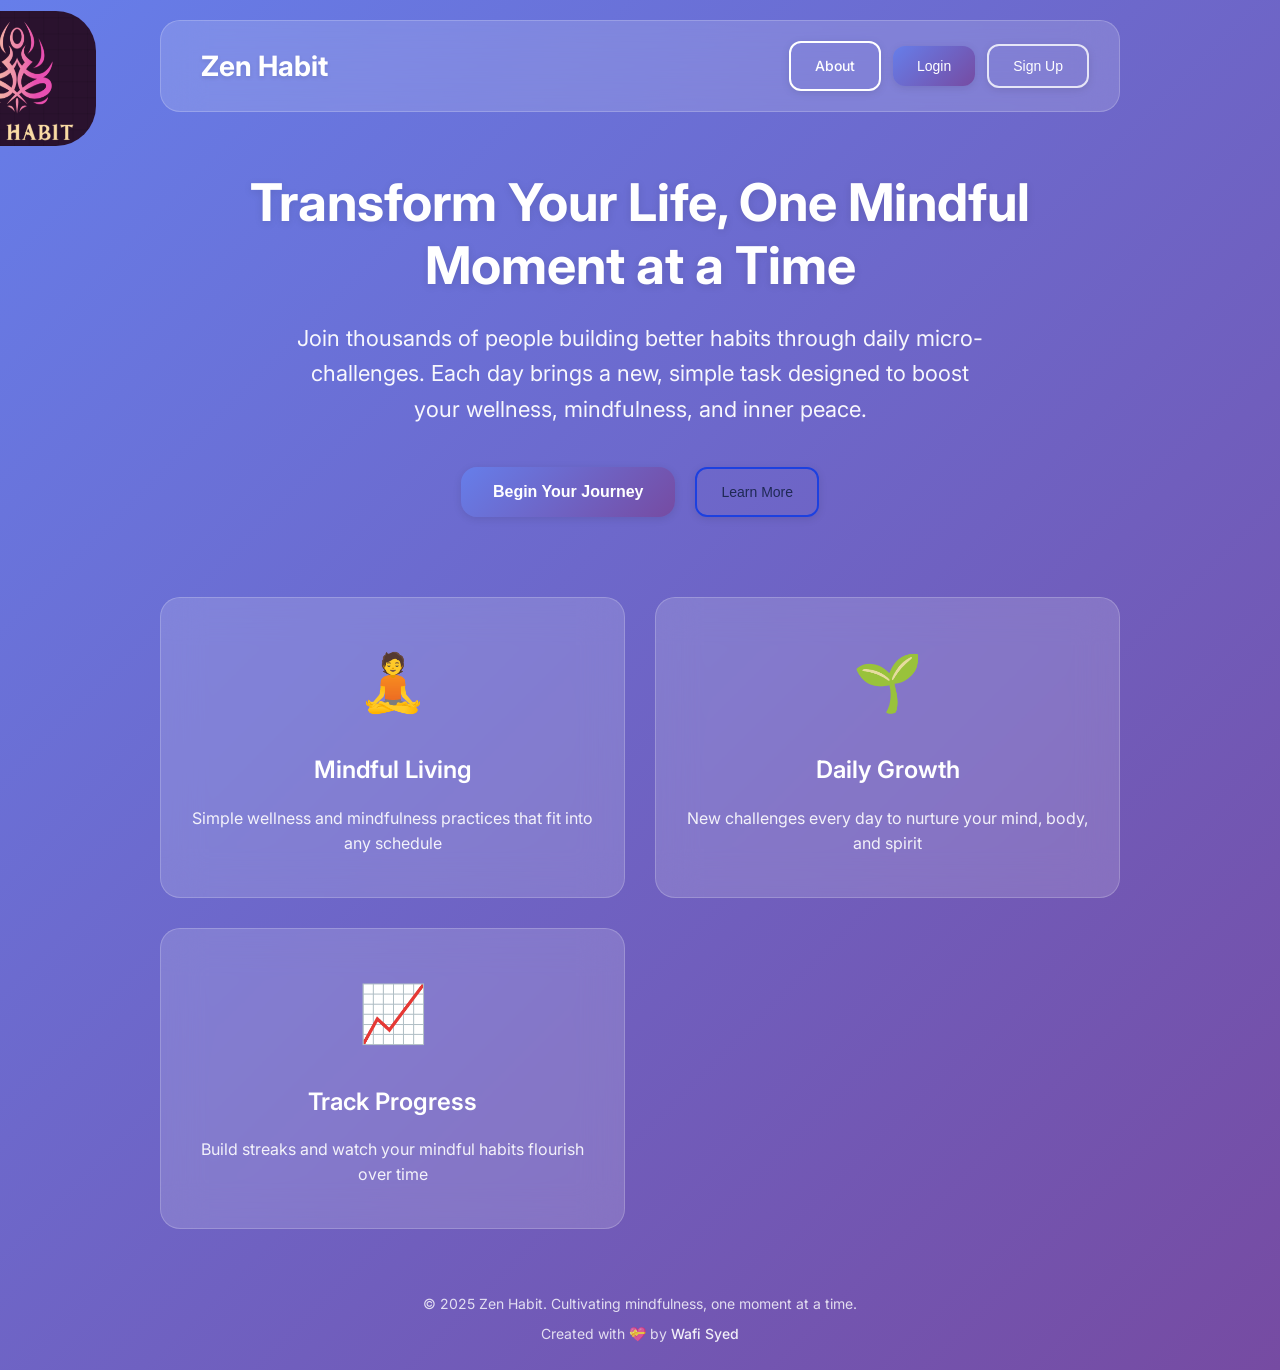
<file: index.html>
<!DOCTYPE html>
<html lang="en">
<head>
    <meta charset="UTF-8">
    <meta name="viewport" content="width=device-width, initial-scale=1.0">
    <title>Zen Habit - Daily Micro Challenges</title>
    <link rel="stylesheet" href="css/styles.css">
    <link rel="stylesheet" href="css/auth.css">
    <link rel="stylesheet" href="css/account-dropdown.css">
    <link rel="stylesheet" href="css/dark-mode.css">
    <link href="https://fonts.googleapis.com/css2?family=Inter:wght@300;400;500;600;700&display=swap" rel="stylesheet">
    <link rel="apple-touch-icon" sizes="180x180" href="apple-touch-icon.png">
    <link rel="icon" type="image/png" sizes="32x32" href="favicon-32x32.png">
    <link rel="icon" type="image/png" sizes="16x16" href="favicon-16x16.png">
    <link rel="manifest" href="site.webmanifest">
</head>
<body>
    <div class="container">
        <header class="header">
            <h1 class="logo"><img class="main-logo" src="Zen Habit Partial Logo.png"> Zen Habit</h1>
            <nav class="nav" id="nav">
                <button class="btn btn-primary" id="loginBtn">Login</button>
                <button class="btn btn-secondary" id="signupBtn">Sign Up</button>
            </nav>
        </header>

        <main class="main">
            <!-- Welcome Section (shown when not logged in) -->
            <section class="welcome-section" id="welcomeSection">
                <div class="hero">
                    <h2>Transform Your Life, One Mindful Moment at a Time</h2>
                    <p>Join thousands of people building better habits through daily micro-challenges. Each day brings a new, simple task designed to boost your wellness, mindfulness, and inner peace.</p>
                    <div class="cta-buttons">
                        <button class="btn btn-primary btn-large" id="getStartedBtn">Begin Your Journey</button>
                        <button class="btn btn-outline" id="learnMoreBtn">Learn More</button>
                    </div>
                </div>
                
                <div class="features">
                    <div class="feature">
                        <div class="feature-icon">🧘</div>
                        <h3>Mindful Living</h3>
                        <p>Simple wellness and mindfulness practices that fit into any schedule</p>
                    </div>
                    <div class="feature">
                        <div class="feature-icon">🌱</div>
                        <h3>Daily Growth</h3>
                        <p>New challenges every day to nurture your mind, body, and spirit</p>
                    </div>
                    <div class="feature">
                        <div class="feature-icon">📈</div>
                        <h3>Track Progress</h3>
                        <p>Build streaks and watch your mindful habits flourish over time</p>
                    </div>
                </div>
            </section>

            <!-- Auth Forms -->
            <section class="auth-section hidden" id="authSection">
                <!-- Login Form -->
                <div class="auth-form" id="loginForm">
                    <h2>Welcome Back</h2>
                    <form id="loginFormElement">
                        <div class="form-group">
                            <label for="loginEmail">Email</label>
                            <input type="email" id="loginEmail" required>
                        </div>
                        <div class="form-group">
                            <label for="loginPassword">Password</label>
                            <input type="password" id="loginPassword" required>
                        </div>
                        <button type="submit" class="btn btn-primary btn-full">Login</button>
                    </form>
                    <p class="auth-switch">New to Zen Habit? <a href="#" id="showSignupForm">Join us</a></p>
                </div>

                <!-- Signup Form -->
                <div class="auth-form hidden" id="signupForm">
                    <h2>Begin Your Journey</h2>
                    <form id="signupFormElement">
                        <div class="form-group">
                            <label for="signupName">Full Name</label>
                            <input type="text" id="signupName" required>
                        </div>
                        <div class="form-group">
                            <label for="signupEmail">Email</label>
                            <input type="email" id="signupEmail" required>
                        </div>
                        <div class="form-group">
                            <label for="signupPassword">Password</label>
                            <input type="password" id="signupPassword" required minlength="6">
                        </div>
                        <div class="form-group">
                            <label for="confirmPassword">Confirm Password</label>
                            <input type="password" id="confirmPassword" required>
                        </div>
                        <button type="submit" class="btn btn-primary btn-full">Start My Journey</button>
                    </form>
                    <p class="auth-switch">Already have an account? <a href="#" id="showLoginForm">Sign in</a></p>
                </div>
            </section>

            <!-- Dashboard (shown when logged in) -->
            <section class="dashboard-section hidden" id="dashboardSection">
                <div class="user-welcome">
                    <h2>Welcome back, <span id="userName"></span>!</h2>
                    <div class="user-stats">
                        <div class="stat">
                            <span class="stat-number" id="currentStreak">0</span>
                            <span class="stat-label">Day Streak</span>
                        </div>
                        <div class="stat">
                            <span class="stat-number" id="totalCompleted">0</span>
                            <span class="stat-label">Completed</span>
                        </div>
                    </div>
                </div>

                <div class="challenge-card" id="challengeCard">
                    <div class="challenge-header">
                        <h3>Today's Mindful Challenge</h3>
                        <span class="challenge-date" id="challengeDate"></span>
                    </div>
                    <div class="challenge-content">
                        <div class="challenge-icon" id="challengeIcon">🧘</div>
                        <div class="challenge-text">
                            <h4 id="challengeTitle">Loading your challenge...</h4>
                            <p id="challengeDescription">Please wait while we prepare your daily mindful moment.</p>
                        </div>
                    </div>
                    <div class="challenge-actions">
                        <button class="btn btn-success btn-full" id="completeBtn">Mark as Complete</button>
                        <button class="btn btn-outline" id="skipBtn">Skip Today</button>
                    </div>
                    <div class="challenge-status hidden" id="challengeStatus">
                        <div class="status-complete">
                            <span class="status-icon">✅</span>
                            <span>Challenge completed! Wonderful mindfulness!</span>
                        </div>
                    </div>
                </div>

                <div class="dashboard-actions">
                    <button class="btn btn-outline" id="viewProgressBtn">View Progress</button>
                    <button class="btn btn-outline" id="logoutBtn">Logout</button>
                </div>
            </section>

            <!-- Progress Section -->
            <section class="progress-section hidden" id="progressSection">
                <div class="progress-header">
                    <h2>Your Mindful Journey</h2>
                    <button class="btn btn-outline" id="backToDashboardBtn">Back to Dashboard</button>
                </div>
                <div class="progress-stats">
                    <div class="progress-card">
                        <h3>This Week</h3>
                        <div class="week-grid" id="weekGrid"></div>
                    </div>
                    <div class="progress-card">
                        <h3>Recent Challenges</h3>
                        <div class="recent-challenges" id="recentChallenges"></div>
                    </div>
                </div>
            </section>
        </main>

        <footer class="footer">
            <p>&copy; 2025 Zen Habit. Cultivating mindfulness, one moment at a time.</p>
            <p class="footer-creator">Created with 💝 by <a href="about.html" class="footer-link">Wafi Syed</a></p>
        </footer>
    </div>

    <!-- Account Dropdown -->
    <div class="account-dropdown" id="accountDropdown">
        <div class="dropdown-header">
            <div class="user-info">
                <div class="user-avatar" id="dropdownAvatar">
                    <span id="dropdownAvatarText">U</span>
                    <img id="dropdownAvatarImg" style="display: none;" alt="Profile">
                </div>
                <div class="user-details">
                    <h3 id="dropdownUserName">User Name</h3>
                    <p id="dropdownUserEmail">user@example.com</p>
                </div>
            </div>
        </div>
        
        <div class="dropdown-tabs">
            <button class="tab-btn active" data-tab="profile">Profile</button>
            <button class="tab-btn" data-tab="display">Display</button>
            <button class="tab-btn" data-tab="settings">Settings</button>
        </div>
        
        <div class="dropdown-content">
            <!-- Profile Tab -->
            <div class="tab-content active" id="profileTab">
                <div class="profile-section">
                    <div class="profile-picture-section">
                        <div class="profile-picture-container">
                            <div class="profile-picture" id="profilePicture">
                                <span id="profileAvatarText">U</span>
                                <img id="profileAvatarImg" style="display: none;" alt="Profile">
                            </div>
                            <div class="profile-picture-overlay">
                                <input type="file" id="profilePictureInput" accept="image/*" style="display: none;">
                                <button class="upload-btn" id="uploadProfileBtn">
                                    <svg width="16" height="16" viewBox="0 0 24 24" fill="none" stroke="currentColor" stroke-width="2">
                                        <path d="M21 15v4a2 2 0 0 1-2 2H5a2 2 0 0 1-2-2v-4"></path>
                                        <polyline points="7,10 12,15 17,10"></polyline>
                                        <line x1="12" y1="15" x2="12" y2="3"></line>
                                    </svg>
                                </button>
                            </div>
                        </div>
                        <p class="upload-hint">Click to upload or drag & drop</p>
                    </div>
                    
                    <div class="name-section">
                        <label for="profileName">Display Name</label>
                        <div class="name-input-group">
                            <input type="text" id="profileName" placeholder="Enter your name">
                            <button class="save-name-btn" id="saveNameBtn">Save</button>
                        </div>
                    </div>
                </div>
            </div>
            
            <!-- Display Tab -->
            <div class="tab-content" id="displayTab">
                <div class="display-section">
                    <div class="theme-toggle-section">
                        <div class="setting-item">
                            <div class="setting-info">
                                <h4>Dark Mode</h4>
                                <p>Switch between light and dark themes</p>
                            </div>
                            <div class="toggle-switch">
                                <input type="checkbox" id="darkModeToggle" class="toggle-input">
                                <label for="darkModeToggle" class="toggle-label">
                                    <span class="toggle-slider"></span>
                                </label>
                            </div>
                        </div>
                    </div>
                </div>
            </div>
            
            <!-- Settings Tab -->
            <div class="tab-content" id="settingsTab">
                <div class="settings-section">
                    <div class="user-info-section">
                        <h4 id="settingsUserName">User Name</h4>
                        <div class="email-display">
                            <label>Email Address</label>
                            <div class="masked-email" id="maskedEmail">u***@example.com</div>
                        </div>
                    </div>
                    
                    <div class="danger-zone">
                        <h4>Danger Zone</h4>
                        <button class="delete-account-btn" id="deleteAccountBtn">
                            <svg width="16" height="16" viewBox="0 0 24 24" fill="none" stroke="currentColor" stroke-width="2">
                                <polyline points="3,6 5,6 21,6"></polyline>
                                <path d="m19,6v14a2,2 0 0,1 -2,2H7a2,2 0 0,1 -2,-2V6m3,0V4a2,2 0 0,1 2,-2h4a2,2 0 0,1 2,2v2"></path>
                                <line x1="10" y1="11" x2="10" y2="17"></line>
                                <line x1="14" y1="11" x2="14" y2="17"></line>
                            </svg>
                            Delete Account
                        </button>
                    </div>
                </div>
            </div>
        </div>
    </div>
    
    <!-- Delete Account Confirmation Modal -->
    <div class="modal-overlay" id="deleteConfirmModal">
        <div class="modal">
            <div class="modal-header">
                <h3>Delete Account</h3>
            </div>
            <div class="modal-body">
                <p>Are you sure you want to delete your account? This action cannot be undone.</p>
                <p><strong>All your progress and data will be permanently lost.</strong></p>
            </div>
            <div class="modal-actions">
                <button class="btn btn-secondary" id="cancelDeleteBtn">Cancel</button>
                <button class="btn btn-danger" id="confirmDeleteBtn">Delete Account</button>
            </div>
        </div>
    </div>

    <script src="js/challenges.js"></script>
    <script src="js/auth.js"></script>
    <script src="js/account-dropdown.js"></script>
    <script src="js/app.js"></script>
</body>
</html>
</file>
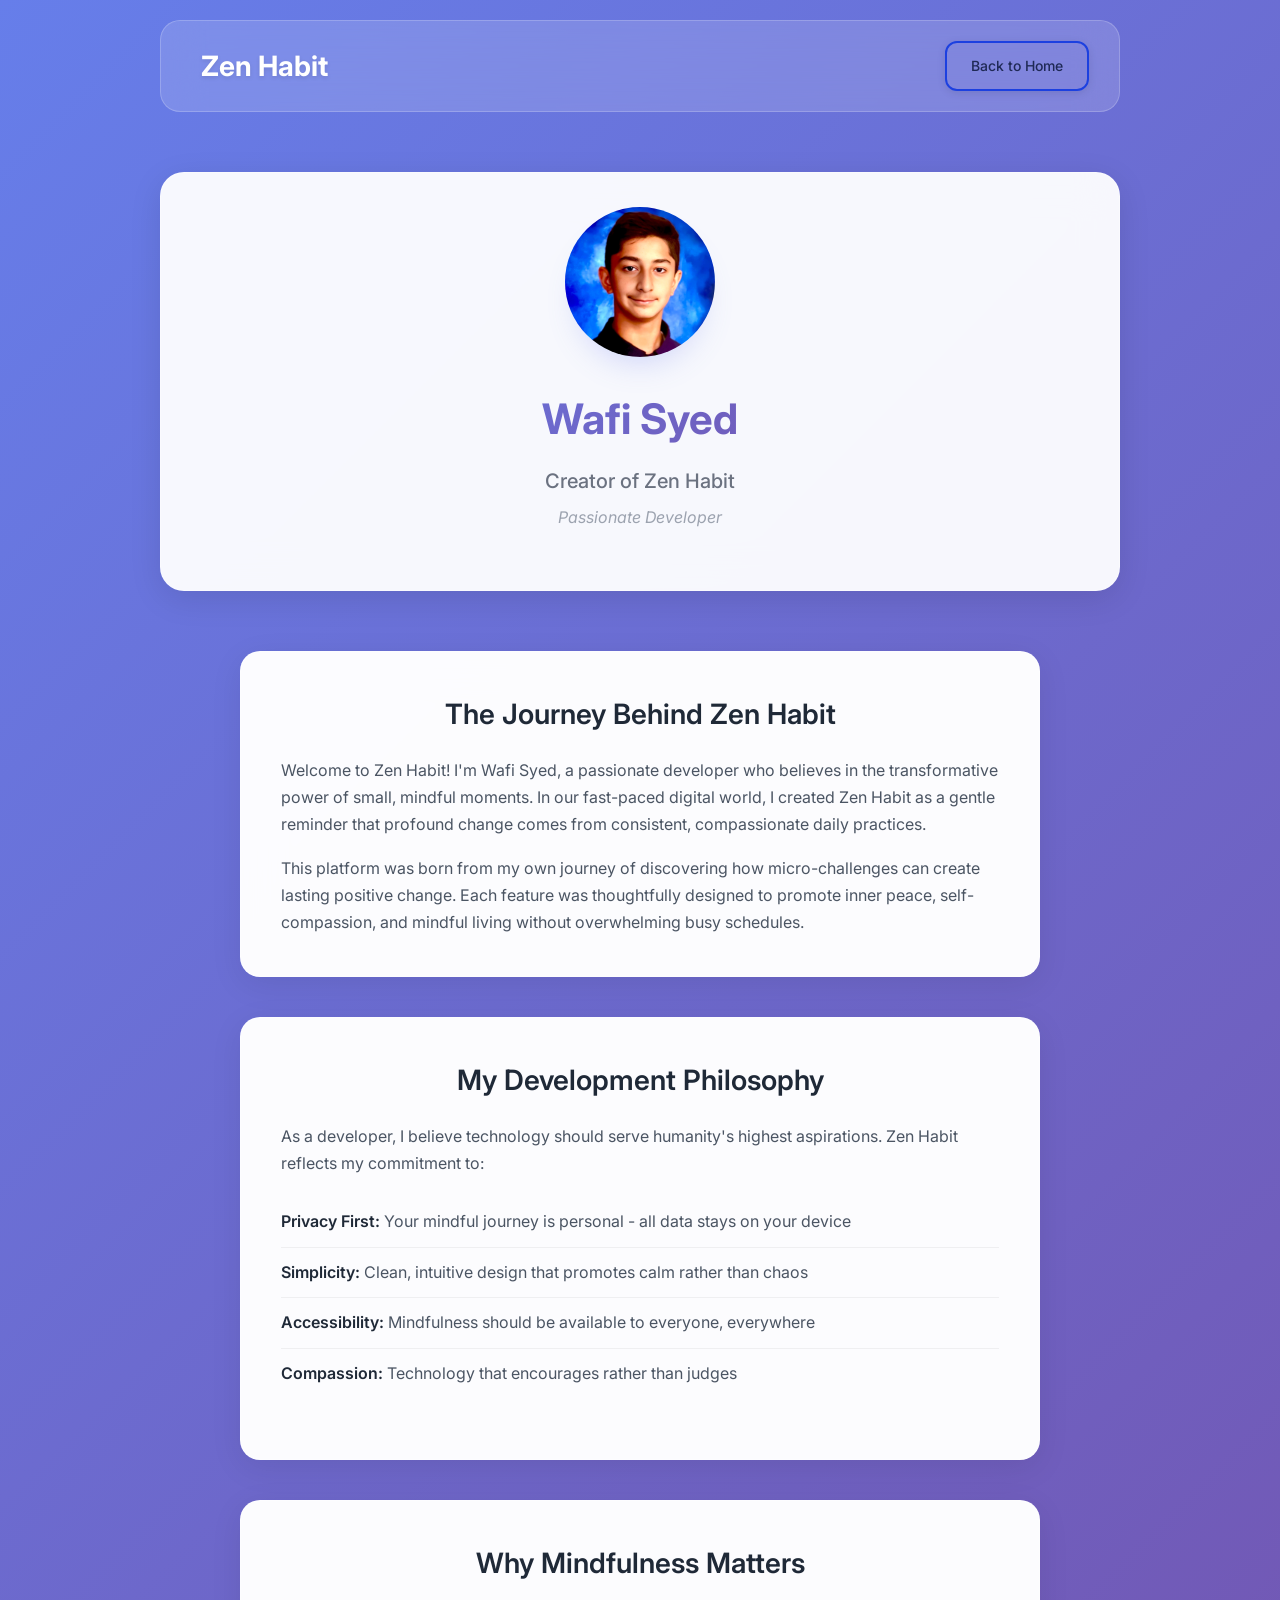
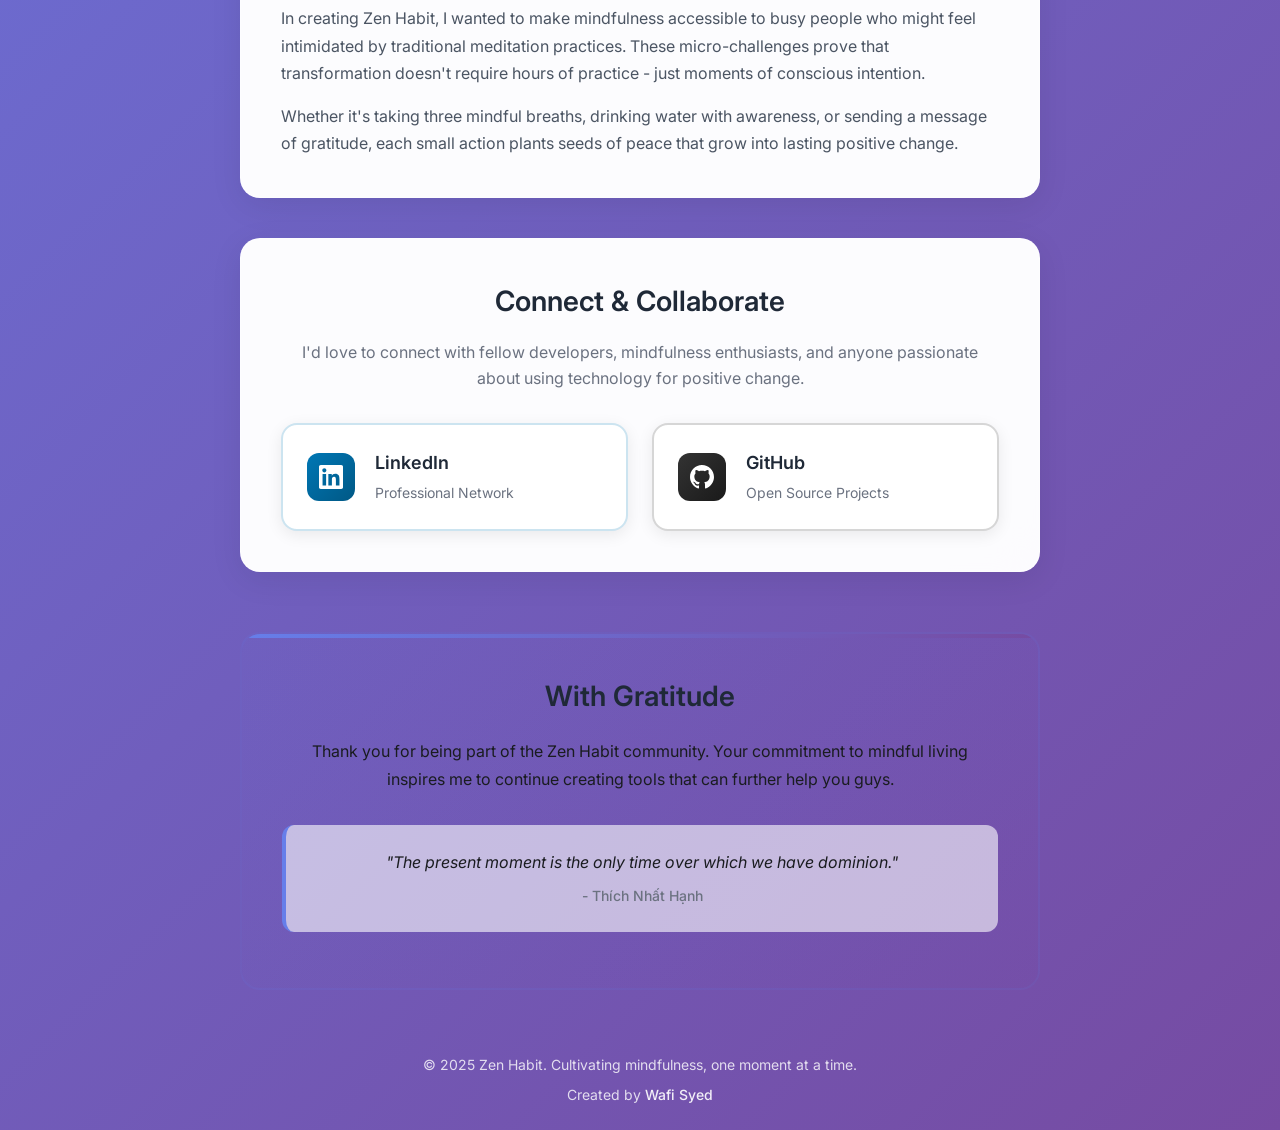
<file: about.html>
<!DOCTYPE html>
<html lang="en">
<head>
    <meta charset="UTF-8">
    <meta name="viewport" content="width=device-width, initial-scale=1.0">
    <title>About the Creator - Zen Habit</title>
    <link rel="stylesheet" href="css/styles.css">
    <link rel="stylesheet" href="css/about.css">
    <link href="https://fonts.googleapis.com/css2?family=Inter:wght@300;400;500;600;700&display=swap" rel="stylesheet">
    <link rel="icon" href="data:image/svg+xml,<svg xmlns='http://www.w3.org/2000/svg' viewBox='0 0 100 100'><text y='.9em' font-size='90'>🧘</text></svg>">
</head>
<body>
    <div class="container">
        <header class="header">
            <h1 class="logo">Zen Habit</h1>
            <nav class="nav">
                <a href="index.html" class="btn btn-outline">Back to Home</a>
            </nav>
        </header>

        <main class="main">
            <section class="about-section">
                <div class="about-hero">
                    <div class="creator-avatar">
                        <div class="avatar-placeholder">
                            <span class="avatar-emoji"><img class="aboutlogo" src="WafiSyedLogo.jpeg"></span>
                        </div>
                    </div>
                    <h1 class="creator-name">Wafi Syed</h1>
                    <p class="creator-title">Creator of Zen Habit</p>
                    <p class="creator-subtitle">Passionate Developer</p>
                </div>

                <div class="about-content">
                    <div class="about-card">
                        <h2>The Journey Behind Zen Habit</h2>
                        <p>
                            Welcome to Zen Habit! I'm Wafi Syed, a passionate developer who believes in the transformative power of small, mindful moments. 
                            In our fast-paced digital world, I created Zen Habit as a gentle reminder that profound change comes from consistent, 
                            compassionate daily practices.
                        </p>
                        <p>
                            This platform was born from my own journey of discovering how micro-challenges can create lasting positive change. 
                            Each feature was thoughtfully designed to promote inner peace, self-compassion, and mindful living without overwhelming 
                            busy schedules.
                        </p>
                    </div>

                    <div class="about-card">
                        <h2>My Development Philosophy</h2>
                        <p>
                            As a developer, I believe technology should serve humanity's highest aspirations. Zen Habit reflects my commitment to:
                        </p>
                        <ul class="philosophy-list">
                            <li><strong>Privacy First:</strong> Your mindful journey is personal - all data stays on your device</li>
                            <li><strong>Simplicity:</strong> Clean, intuitive design that promotes calm rather than chaos</li>
                            <li><strong>Accessibility:</strong> Mindfulness should be available to everyone, everywhere</li>
                            <li><strong>Compassion:</strong> Technology that encourages rather than judges</li>
                        </ul>
                    </div>

                    <div class="about-card">
                        <h2>Why Mindfulness Matters</h2>
                        <p>
                            In creating Zen Habit, I wanted to make mindfulness accessible to busy people who might feel intimidated by 
                            traditional meditation practices. These micro-challenges prove that transformation doesn't require hours of 
                            practice - just moments of conscious intention.
                        </p>
                        <p>
                            Whether it's taking three mindful breaths, drinking water with awareness, or sending a message of gratitude, 
                            each small action plants seeds of peace that grow into lasting positive change.
                        </p>
                    </div>

                    <div class="social-section">
                        <h2>Connect & Collaborate</h2>
                        <p>I'd love to connect with fellow developers, mindfulness enthusiasts, and anyone passionate about using technology for positive change.</p>
                        
                        <div class="social-links">
                            <a href="https://www.linkedin.com/in/wafisyed/" target="_blank" rel="noopener noreferrer" class="social-link linkedin">
                                <div class="social-icon">
                                    <svg viewBox="0 0 24 24" fill="currentColor">
                                        <path d="M20.447 20.452h-3.554v-5.569c0-1.328-.027-3.037-1.852-3.037-1.853 0-2.136 1.445-2.136 2.939v5.667H9.351V9h3.414v1.561h.046c.477-.9 1.637-1.85 3.37-1.85 3.601 0 4.267 2.37 4.267 5.455v6.286zM5.337 7.433c-1.144 0-2.063-.926-2.063-2.065 0-1.138.92-2.063 2.063-2.063 1.14 0 2.064.925 2.064 2.063 0 1.139-.925 2.065-2.064 2.065zm1.782 13.019H3.555V9h3.564v11.452zM22.225 0H1.771C.792 0 0 .774 0 1.729v20.542C0 23.227.792 24 1.771 24h20.451C23.2 24 24 23.227 24 22.271V1.729C24 .774 23.2 0 22.222 0h.003z"/>
                                    </svg>
                                </div>
                                <div class="social-text">
                                    <span class="social-title">LinkedIn</span>
                                    <span class="social-subtitle">Professional Network</span>
                                </div>
                            </a>

                            <a href="https://github.com/WafflesNZXT/" target="_blank" rel="noopener noreferrer" class="social-link github">
                                <div class="social-icon">
                                    <svg viewBox="0 0 24 24" fill="currentColor">
                                        <path d="M12 0c-6.626 0-12 5.373-12 12 0 5.302 3.438 9.8 8.207 11.387.599.111.793-.261.793-.577v-2.234c-3.338.726-4.033-1.416-4.033-1.416-.546-1.387-1.333-1.756-1.333-1.756-1.089-.745.083-.729.083-.729 1.205.084 1.839 1.237 1.839 1.237 1.07 1.834 2.807 1.304 3.492.997.107-.775.418-1.305.762-1.604-2.665-.305-5.467-1.334-5.467-5.931 0-1.311.469-2.381 1.236-3.221-.124-.303-.535-1.524.117-3.176 0 0 1.008-.322 3.301 1.23.957-.266 1.983-.399 3.003-.404 1.02.005 2.047.138 3.006.404 2.291-1.552 3.297-1.23 3.297-1.23.653 1.653.242 2.874.118 3.176.77.84 1.235 1.911 1.235 3.221 0 4.609-2.807 5.624-5.479 5.921.43.372.823 1.102.823 2.222v3.293c0 .319.192.694.801.576 4.765-1.589 8.199-6.086 8.199-11.386 0-6.627-5.373-12-12-12z"/>
                                    </svg>
                                </div>
                                <div class="social-text">
                                    <span class="social-title">GitHub</span>
                                    <span class="social-subtitle">Open Source Projects</span>
                                </div>
                            </a>
                        </div>
                    </div>

                    <div class="gratitude-section">
                        <div class="gratitude-card">
                            <h2>With Gratitude</h2>
                            <p>
                                Thank you for being part of the Zen Habit community. Your commitment to mindful living inspires me to 
                                continue creating tools that can further help you guys.
                            </p>
                            <p class="gratitude-quote">
                                <em>"The present moment is the only time over which we have dominion."</em><br>
                                <span class="quote-author">- Thích Nhất Hạnh</span>
                            </p>
                        </div>
                    </div>
                </div>
            </section>
        </main>

        <footer class="footer">
            <p>&copy; 2025 Zen Habit. Cultivating mindfulness, one moment at a time.</p>
            <p class="footer-creator">Created by <a href="#" class="footer-link">Wafi Syed</a></p>
        </footer>
    </div>
</body>
</html>
</file>
<file: css/styles.css>
/* Reset and Base Styles */
* {
    margin: 0;
    padding: 0;
    box-sizing: border-box;
}

body {
    font-family: 'Inter', -apple-system, BlinkMacSystemFont, 'Segoe UI', Roboto, sans-serif;
    line-height: 1.6;
    color: #333;
    background: linear-gradient(135deg, #667eea 0%, #764ba2 100%);
    min-height: 100vh;
}

.container {
    max-width: 1000px;
    margin: 0 auto;
    padding: 0 20px;
    min-height: 100vh;
    display: flex;
    flex-direction: column;
}

/* Utility Classes */
.hidden {
    display: none !important;
}

.btn {
    padding: 12px 24px;
    border: none;
    border-radius: 12px;
    font-size: 14px;
    font-weight: 500;
    cursor: pointer;
    transition: all 0.3s ease;
    text-decoration: none;
    display: inline-block;
    text-align: center;
    box-shadow: 0 2px 8px rgba(0, 0, 0, 0.1);
}

.btn-primary {
    background: linear-gradient(135deg, #667eea 0%, #764ba2 100%);
    color: white;
}

.btn-primary:hover {
    transform: translateY(-2px);
    box-shadow: 0 4px 12px rgba(0, 0, 0, 0.2);
}

.btn-secondary {
    background: transparent;
    color: white;
    border: 2px solid rgba(255, 255, 255, 0.8);
}

.btn-secondary:hover {
    background: rgba(255, 255, 255, 0.1);
    border-color: white;
}

.btn-success {
    background: linear-gradient(135deg, #10b981 0%, #059669 100%);
    color: white;
}

.btn-success:hover {
    transform: translateY(-2px);
    box-shadow: 0 4px 12px rgba(16, 185, 129, 0.3);
}

.btn-outline {
    background: transparent;
    text-align: center;
    color: #1f2955;
    border: 2px solid #1c40e0;
}

.btn-outline:hover {
    background: #667eea;
    color: white;
}

.btn-large {
    padding: 16px 32px;
    font-size: 16px;
    font-weight: 600;
    border-radius: 16px;
}

.btn-full {
    width: 100%;
}

/* Header */
.header {
    display: flex;
    justify-content: space-between;
    align-items: center;
    padding: 20px 0;
    background: rgba(255, 255, 255, 0.15);
    backdrop-filter: blur(20px);
    border-radius: 20px;
    margin: 20px 0;
    padding: 20px 30px;
    border: 1px solid rgba(255, 255, 255, 0.2);
}

.logo {
    font-size: 28px;
    font-weight: 700;
    margin-left: 10px;
    color: white;
    text-shadow: 0 2px 4px rgba(0, 0, 0, 0.1);
}

.nav {
    display: flex;
    gap: 12px;
}

/* Main Content */
.main {
    flex: 1;
    display: flex;
    flex-direction: column;
    justify-content: center;
}

/* Welcome Section */
.welcome-section {
    text-align: center;
    color: white;
    padding: 40px 0;
}

.hero h2 {
    font-size: 52px;
    font-weight: 700;
    margin-bottom: 24px;
    line-height: 1.2;
    text-shadow: 0 2px 8px rgba(0, 0, 0, 0.1);
}

.hero p {
    font-size: 22px;
    margin-bottom: 40px;
    opacity: 0.95;
    max-width: 700px;
    margin-left: auto;
    margin-right: auto;
    line-height: 1.6;
}

.cta-buttons {
    display: flex;
    gap: 20px;
    justify-content: center;
    margin-bottom: 80px;
}

.features {
    display: grid;
    grid-template-columns: repeat(auto-fit, minmax(320px, 1fr));
    gap: 30px;
    margin-top: 60px;
}

.feature {
    background: rgba(255, 255, 255, 0.15);
    backdrop-filter: blur(20px);
    padding: 40px 30px;
    border-radius: 20px;
    text-align: center;
    border: 1px solid rgba(255, 255, 255, 0.2);
    transition: transform 0.3s ease;
}

.feature:hover {
    transform: translateY(-5px);
}

.feature-icon {
    font-size: 56px;
    margin-bottom: 24px;
}

.feature h3 {
    font-size: 24px;
    font-weight: 600;
    margin-bottom: 16px;
}

.feature p {
    opacity: 0.9;
    font-size: 16px;
    line-height: 1.6;
}

/* Dashboard Section */
.dashboard-section {
    background: rgba(255, 255, 255, 0.98);
    backdrop-filter: blur(20px);
    border-radius: 24px;
    padding: 40px;
    margin: 20px 0;
    color: #333;
    border: 1px solid rgba(255, 255, 255, 0.3);
    box-shadow: 0 8px 32px rgba(0, 0, 0, 0.1);
}

.user-welcome {
    text-align: center;
    margin-bottom: 40px;
}

.user-welcome h2 {
    font-size: 36px;
    font-weight: 600;
    margin-bottom: 24px;
    color: #1f2937;
    background: linear-gradient(135deg, #667eea 0%, #764ba2 100%);
    -webkit-background-clip: text;
    -webkit-text-fill-color: transparent;
    background-clip: text;
}

.user-stats {
    display: flex;
    justify-content: center;
    gap: 60px;
}

.stat {
    text-align: center;
}

.stat-number {
    display: block;
    font-size: 42px;
    font-weight: 700;
    background: linear-gradient(135deg, #667eea 0%, #764ba2 100%);
    -webkit-background-clip: text;
    -webkit-text-fill-color: transparent;
    background-clip: text;
}

.stat-label {
    font-size: 14px;
    color: #6b7280;
    font-weight: 500;
    text-transform: uppercase;
    letter-spacing: 0.5px;
}

/* Challenge Card */
.challenge-card {
    background: white;
    border-radius: 20px;
    padding: 32px;
    box-shadow: 0 12px 32px rgba(0, 0, 0, 0.08);
    margin-bottom: 32px;
    border: 1px solid rgba(0, 0, 0, 0.05);
}

.challenge-header {
    display: flex;
    justify-content: space-between;
    align-items: center;
    margin-bottom: 24px;
}

.challenge-header h3 {
    font-size: 22px;
    font-weight: 600;
    color: #1f2937;
}

.challenge-date {
    font-size: 14px;
    color: #6b7280;
    font-weight: 500;
}

.challenge-content {
    display: flex;
    align-items: center;
    gap: 24px;
    margin-bottom: 32px;
}

.challenge-icon {
    font-size: 56px;
    width: 96px;
    height: 96px;
    display: flex;
    align-items: center;
    justify-content: center;
    background: linear-gradient(135deg, #f3f4f6 0%, #e5e7eb 100%);
    border-radius: 50%;
    box-shadow: 0 4px 12px rgba(0, 0, 0, 0.1);
}

.challenge-text h4 {
    font-size: 26px;
    font-weight: 600;
    margin-bottom: 12px;
    color: #1f2937;
}

.challenge-text p {
    color: #6b7280;
    font-size: 16px;
    line-height: 1.6;
}

.challenge-actions {
    display: flex;
    gap: 16px;
}

.challenge-status {
    margin-top: 24px;
    padding: 20px;
    background: linear-gradient(135deg, #ecfdf5 0%, #d1fae5 100%);
    border-radius: 12px;
    border-left: 4px solid #10b981;
}

.status-complete {
    display: flex;
    align-items: center;
    gap: 12px;
    color: #065f46;
    font-weight: 500;
}

.status-icon {
    font-size: 20px;
}

.dashboard-actions {
    display: flex;
    gap: 16px;
    justify-content: center;
}

/* Progress Section */
.progress-section {
    background: rgba(255, 255, 255, 0.98);
    backdrop-filter: blur(20px);
    border-radius: 24px;
    padding: 40px;
    margin: 20px 0;
    color: #333;
    border: 1px solid rgba(255, 255, 255, 0.3);
    box-shadow: 0 8px 32px rgba(0, 0, 0, 0.1);
}

.progress-header {
    display: flex;
    justify-content: space-between;
    align-items: center;
    margin-bottom: 32px;
}

.progress-header h2 {
    font-size: 32px;
    font-weight: 600;
    background: linear-gradient(135deg, #667eea 0%, #764ba2 100%);
    -webkit-background-clip: text;
    -webkit-text-fill-color: transparent;
    background-clip: text;
}

.progress-stats {
    display: grid;
    grid-template-columns: repeat(auto-fit, minmax(320px, 1fr));
    gap: 32px;
}

.progress-card {
    background: white;
    border-radius: 20px;
    padding: 28px;
    box-shadow: 0 8px 24px rgba(0, 0, 0, 0.08);
    border: 1px solid rgba(0, 0, 0, 0.05);
}

.progress-card h3 {
    font-size: 20px;
    font-weight: 600;
    margin-bottom: 24px;
    color: #1f2937;
}

.week-grid {
    display: grid;
    grid-template-columns: repeat(7, 1fr);
    gap: 8px;
}

.day-cell {
    aspect-ratio: 1;
    border-radius: 12px;
    display: flex;
    align-items: center;
    justify-content: center;
    font-size: 12px;
    font-weight: 500;
    background: #f9fafb;
    color: #6b7280;
    transition: all 0.3s ease;
}

.day-cell.completed {
    background: linear-gradient(135deg, #10b981 0%, #059669 100%);
    color: white;
    transform: scale(1.1);
}

.day-cell.today {
    border: 2px solid #667eea;
    background: rgba(102, 126, 234, 0.1);
}

.recent-challenges {
    display: flex;
    flex-direction: column;
    gap: 16px;
}

.recent-challenge {
    display: flex;
    align-items: center;
    gap: 16px;
    padding: 16px;
    background: #f9fafb;
    border-radius: 12px;
    transition: background 0.3s ease;
}

.recent-challenge:hover {
    background: #f3f4f6;
}

.recent-challenge-icon {
    font-size: 24px;
}

.recent-challenge-text {
    flex: 1;
}

.recent-challenge-title {
    font-weight: 500;
    color: #1f2937;
    font-size: 14px;
    margin-bottom: 4px;
}

.recent-challenge-date {
    font-size: 12px;
    color: #6b7280;
}

.recent-challenge-status {
    font-size: 12px;
    padding: 6px 12px;
    border-radius: 8px;
    font-weight: 500;
}

.recent-challenge-status.completed {
    background: #ecfdf5;
    color: #065f46;
}

.recent-challenge-status.skipped {
    background: #fef3c7;
    color: #92400e;
}

/* Footer */
.footer {
    text-align: center;
    padding: 24px 0;
    color: rgba(255, 255, 255, 0.8);
    font-size: 14px;
}

.footer-creator {
    margin-top: 8px;
    font-size: 14px;
    color: rgba(255, 255, 255, 0.8);
}

.footer-link {
    color: rgba(255, 255, 255, 0.9);
    text-decoration: none;
    font-weight: 500;
    transition: color 0.3s ease;
}

.footer-link:hover {
    color: white;
    text-decoration: underline;
}

/* Responsive Design */
@media (max-width: 768px) {
    .container {
        padding: 0 16px;
    }
    
    .header {
        flex-direction: column;
        gap: 20px;
        text-align: center;
    }
    
    .hero h2 {
        font-size: 40px;
    }
    
    .hero p {
        font-size: 18px;
    }
    
    .cta-buttons {
        flex-direction: column;
        align-items: center;
    }
    
    .features {
        grid-template-columns: 1fr;
        gap: 20px;
    }
    
    .user-stats {
        gap: 40px;
    }
    
    .challenge-content {
        flex-direction: column;
        text-align: center;
    }
    
    .challenge-actions {
        flex-direction: column;
    }
    
    .dashboard-actions {
        flex-direction: column;
    }
    
    .progress-header {
        flex-direction: column;
        gap: 16px;
        text-align: center;
    }
    
    .progress-stats {
        grid-template-columns: 1fr;
    }
}

@media (max-width: 480px) {
    .dashboard-section,
    .progress-section {
        padding: 24px;
        margin: 16px 0;
    }
    
    .challenge-card {
        padding: 24px;
    }
    
    .hero h2 {
        font-size: 32px;
    }
    
    .user-welcome h2 {
        font-size: 28px;
    }
    
    .user-stats {
        gap: 24px;
    }
    
    .stat-number {
        font-size: 32px;
    }
}
</file>
<file: css/auth.css>
/* Authentication Styles */
.auth-section {
    display: flex;
    justify-content: center;
    align-items: center;
    min-height: 60vh;
    padding: 40px 0;
}

.auth-form {
    background: rgba(255, 255, 255, 0.98);
    backdrop-filter: blur(20px);
    border-radius: 24px;
    padding: 48px;
    width: 100%;
    max-width: 420px;
    box-shadow: 0 20px 60px rgba(0, 0, 0, 0.15);
    border: 1px solid rgba(255, 255, 255, 0.3);
}
.main-logo {
    width: 160px;
    height: 135px;
    border-radius: 40px;
    position: absolute;
    top: -10px;
    left: -225px;
}

.auth-form h2 {
    text-align: center;
    margin-bottom: 32px;
    font-size: 32px;
    font-weight: 600;
    background: linear-gradient(135deg, #667eea 0%, #764ba2 100%);
    -webkit-background-clip: text;
    -webkit-text-fill-color: transparent;
    background-clip: text;
}

.form-group {
    margin-bottom: 24px;
}

.form-group label {
    display: block;
    margin-bottom: 8px;
    font-weight: 500;
    color: #374151;
    font-size: 14px;
}

.form-group input {
    width: 100%;
    padding: 16px 20px;
    border: 2px solid #e5e7eb;
    border-radius: 12px;
    font-size: 16px;
    transition: all 0.3s ease;
    background: white;
    font-family: inherit;
}

.form-group input:focus {
    outline: none;
    border-color: #667eea;
    box-shadow: 0 0 0 4px rgba(102, 126, 234, 0.1);
    transform: translateY(-1px);
}

.form-group input:invalid {
    border-color: #ef4444;
}

.form-group input:invalid:focus {
    border-color: #ef4444;
    box-shadow: 0 0 0 4px rgba(239, 68, 68, 0.1);
}

.auth-switch {
    text-align: center;
    margin-top: 24px;
    color: #6b7280;
    font-size: 14px;
}

.auth-switch a {
    color: #667eea;
    text-decoration: none;
    font-weight: 500;
    transition: color 0.3s ease;
}

.auth-switch a:hover {
    color: #4f46e5;
    text-decoration: underline;
}

.error-message {
    background: linear-gradient(135deg, #fef2f2 0%, #fee2e2 100%);
    border: 1px solid #fecaca;
    color: #dc2626;
    padding: 16px;
    border-radius: 12px;
    margin-bottom: 24px;
    font-size: 14px;
    text-align: center;
    font-weight: 500;
}

.success-message {
    background: linear-gradient(135deg, #f0fdf4 0%, #dcfce7 100%);
    border: 1px solid #bbf7d0;
    color: #16a34a;
    padding: 16px;
    border-radius: 12px;
    margin-bottom: 24px;
    font-size: 14px;
    text-align: center;
    font-weight: 500;
}

/* Loading states */
.btn:disabled {
    opacity: 0.6;
    cursor: not-allowed;
    transform: none !important;
}

.btn.loading {
    position: relative;
    color: transparent;
}

.btn.loading::after {
    content: '';
    position: absolute;
    top: 50%;
    left: 50%;
    transform: translate(-50%, -50%);
    width: 20px;
    height: 20px;
    border: 2px solid currentColor;
    border-top-color: transparent;
    border-radius: 50%;
    animation: spin 1s linear infinite;
    color: white;
}

@keyframes spin {
    to {
        transform: translate(-50%, -50%) rotate(360deg);
    }
}

/* Form validation styles */
.form-group.error input {
    border-color: #ef4444;
    background-color: #fef2f2;
}

.form-group.success input {
    border-color: #10b981;
    background-color: #f0fdf4;
}

.field-error {
    color: #dc2626;
    font-size: 12px;
    margin-top: 6px;
    display: block;
    font-weight: 500;
}

.field-success {
    color: #16a34a;
    font-size: 12px;
    margin-top: 6px;
    display: block;
    font-weight: 500;
}

/* Password strength indicator */
.password-strength {
    margin-top: 12px;
    height: 6px;
    background: #e5e7eb;
    border-radius: 3px;
    overflow: hidden;
}

.password-strength-bar {
    height: 100%;
    transition: all 0.3s ease;
    border-radius: 3px;
}

.password-strength-bar.weak {
    width: 33%;
    background: linear-gradient(135deg, #ef4444 0%, #dc2626 100%);
}

.password-strength-bar.medium {
    width: 66%;
    background: linear-gradient(135deg, #f59e0b 0%, #d97706 100%);
}

.password-strength-bar.strong {
    width: 100%;
    background: linear-gradient(135deg, #10b981 0%, #059669 100%);
}

.password-strength-text {
    font-size: 12px;
    margin-top: 6px;
    font-weight: 500;
}

.password-strength-text.weak {
    color: #ef4444;
}

.password-strength-text.medium {
    color: #f59e0b;
}

.password-strength-text.strong {
    color: #10b981;
}

/* Enhanced form styling */
.form-group input::placeholder {
    color: #9ca3af;
    opacity: 1;
}

.form-group input:hover {
    border-color: #d1d5db;
}

/* Responsive auth styles */
@media (max-width: 480px) {
    .auth-form {
        padding: 32px 24px;
        margin: 0 16px;
        border-radius: 20px;
    }
    
    .auth-form h2 {
        font-size: 28px;
        margin-bottom: 28px;
    }
    
    .form-group {
        margin-bottom: 20px;
    }
    
    .form-group input {
        padding: 14px 16px;
        font-size: 16px; /* Prevents zoom on iOS */
    }
}
</file>
<file: css/account-dropdown.css>
/* Account Dropdown Styles */
.account-dropdown {
    position: fixed;
    top: 70px;
    right: 20px;
    width: 320px;
    background: white;
    border-radius: 16px;
    box-shadow: 0 20px 40px rgba(0, 0, 0, 0.15);
    z-index: 1000;
    opacity: 0;
    visibility: hidden;
    transform: translateY(-10px);
    transition: all 0.3s cubic-bezier(0.4, 0, 0.2, 1);
    border: 1px solid rgba(0, 0, 0, 0.1);
    overflow: hidden;
}

.account-dropdown.show {
    opacity: 1;
    visibility: visible;
    transform: translateY(0);
}

/* Dropdown Header */
.dropdown-header {
    padding: 20px;
    background: linear-gradient(135deg, #667eea 0%, #764ba2 100%);
    color: white;
}

.user-info {
    display: flex;
    align-items: center;
    gap: 12px;
}

.user-avatar {
    width: 48px;
    height: 48px;
    border-radius: 50%;
    background: rgba(255, 255, 255, 0.2);
    display: flex;
    align-items: center;
    justify-content: center;
    font-weight: 600;
    font-size: 18px;
    color: white;
    overflow: hidden;
    position: relative;
}

.user-avatar img {
    width: 100%;
    height: 100%;
    object-fit: cover;
    border-radius: 50%;
}

.user-details h3 {
    font-size: 16px;
    font-weight: 600;
    margin: 0;
    color: white;
}

.user-details p {
    font-size: 13px;
    margin: 2px 0 0 0;
    color: rgba(255, 255, 255, 0.8);
}

/* Dropdown Tabs */
.dropdown-tabs {
    display: flex;
    background: #f8f9fa;
    border-bottom: 1px solid #e9ecef;
}

.tab-btn {
    flex: 1;
    padding: 12px 16px;
    border: none;
    background: transparent;
    font-size: 13px;
    font-weight: 500;
    color: #6c757d;
    cursor: pointer;
    transition: all 0.2s ease;
    position: relative;
}

.tab-btn:hover {
    color: #495057;
    background: rgba(102, 126, 234, 0.05);
}

.tab-btn.active {
    color: #667eea;
    background: white;
}

.tab-btn.active::after {
    content: '';
    position: absolute;
    bottom: 0;
    left: 0;
    right: 0;
    height: 2px;
    background: #667eea;
}

/* Dropdown Content */
.dropdown-content {
    max-height: 400px;
    overflow-y: auto;
}

.tab-content {
    display: none;
    padding: 20px;
}

.tab-content.active {
    display: block;
}

/* Profile Section */
.profile-section {
    display: flex;
    flex-direction: column;
    gap: 20px;
}

.profile-picture-section {
    text-align: center;
}

.profile-picture-container {
    position: relative;
    display: inline-block;
    margin-bottom: 8px;
}

.profile-picture {
    width: 80px;
    height: 80px;
    border-radius: 50%;
    background: linear-gradient(135deg, #667eea 0%, #764ba2 100%);
    display: flex;
    align-items: center;
    justify-content: center;
    font-weight: 600;
    font-size: 28px;
    color: white;
    overflow: hidden;
    position: relative;
    cursor: pointer;
    transition: transform 0.2s ease;
}

.profile-picture:hover {
    transform: scale(1.05);
}

.profile-picture img {
    width: 100%;
    height: 100%;
    object-fit: cover;
    border-radius: 50%;
}

.profile-picture-overlay {
    position: absolute;
    top: 0;
    left: 0;
    right: 0;
    bottom: 0;
    background: rgba(0, 0, 0, 0.5);
    border-radius: 50%;
    display: flex;
    align-items: center;
    justify-content: center;
    opacity: 0;
    transition: opacity 0.2s ease;
    cursor: pointer;
}

.profile-picture-container:hover .profile-picture-overlay {
    opacity: 1;
}

.upload-btn {
    background: none;
    border: none;
    color: white;
    cursor: pointer;
    padding: 8px;
    border-radius: 50%;
    transition: background 0.2s ease;
}

.upload-btn:hover {
    background: rgba(255, 255, 255, 0.2);
}

.upload-hint {
    font-size: 12px;
    color: #6c757d;
    margin: 0;
}

.name-section label {
    display: block;
    font-size: 13px;
    font-weight: 500;
    color: #495057;
    margin-bottom: 6px;
}

.name-input-group {
    display: flex;
    gap: 8px;
}

.name-input-group input {
    flex: 1;
    padding: 10px 12px;
    border: 1px solid #dee2e6;
    border-radius: 8px;
    font-size: 14px;
    transition: border-color 0.2s ease;
}

.name-input-group input:focus {
    outline: none;
    border-color: #667eea;
    box-shadow: 0 0 0 3px rgba(102, 126, 234, 0.1);
}

.save-name-btn {
    padding: 10px 16px;
    background: #667eea;
    color: white;
    border: none;
    border-radius: 8px;
    font-size: 13px;
    font-weight: 500;
    cursor: pointer;
    transition: background 0.2s ease;
}

.save-name-btn:hover {
    background: #5a6fd8;
}

/* Display Section */
.display-section {
    display: flex;
    flex-direction: column;
    gap: 16px;
}

.setting-item {
    display: flex;
    justify-content: space-between;
    align-items: center;
    padding: 16px;
    background: #f8f9fa;
    border-radius: 12px;
    border: 1px solid #e9ecef;
}

.setting-info h4 {
    font-size: 14px;
    font-weight: 600;
    color: #495057;
    margin: 0 0 4px 0;
}

.setting-info p {
    font-size: 12px;
    color: #6c757d;
    margin: 0;
}

/* Toggle Switch */
.toggle-switch {
    position: relative;
}

.toggle-input {
    display: none;
}

.toggle-label {
    display: block;
    width: 48px;
    height: 24px;
    background: #dee2e6;
    border-radius: 12px;
    cursor: pointer;
    transition: background 0.3s ease;
    position: relative;
}

.toggle-slider {
    position: absolute;
    top: 2px;
    left: 2px;
    width: 20px;
    height: 20px;
    background: white;
    border-radius: 50%;
    transition: transform 0.3s ease;
    box-shadow: 0 2px 4px rgba(0, 0, 0, 0.2);
}

.toggle-input:checked + .toggle-label {
    background: #667eea;
}

.toggle-input:checked + .toggle-label .toggle-slider {
    transform: translateX(24px);
}

/* Settings Section */
.settings-section {
    display: flex;
    flex-direction: column;
    gap: 20px;
}

.user-info-section h4 {
    font-size: 16px;
    font-weight: 600;
    color: #495057;
    margin: 0 0 12px 0;
}

.email-display label {
    display: block;
    font-size: 13px;
    font-weight: 500;
    color: #6c757d;
    margin-bottom: 6px;
}

.masked-email {
    padding: 10px 12px;
    background: #f8f9fa;
    border: 1px solid #e9ecef;
    border-radius: 8px;
    font-size: 14px;
    color: #495057;
    font-family: 'Courier New', monospace;
}

.danger-zone {
    border-top: 1px solid #e9ecef;
    padding-top: 20px;
}

.danger-zone h4 {
    font-size: 14px;
    font-weight: 600;
    color: #dc3545;
    margin: 0 0 12px 0;
}

.delete-account-btn {
    display: flex;
    align-items: center;
    gap: 8px;
    padding: 12px 16px;
    background: #dc3545;
    color: white;
    border: none;
    border-radius: 8px;
    font-size: 13px;
    font-weight: 500;
    cursor: pointer;
    transition: background 0.2s ease;
    width: 100%;
    justify-content: center;
}

.delete-account-btn:hover {
    background: #c82333;
}

/* Modal Styles */
.modal-overlay {
    position: fixed;
    top: 0;
    left: 0;
    right: 0;
    bottom: 0;
    background: rgba(0, 0, 0, 0.5);
    display: flex;
    align-items: center;
    justify-content: center;
    z-index: 2000;
    opacity: 0;
    visibility: hidden;
    transition: all 0.3s ease;
}

.modal-overlay.show {
    opacity: 1;
    visibility: visible;
}

.modal {
    background: white;
    border-radius: 16px;
    padding: 0;
    max-width: 400px;
    width: 90%;
    box-shadow: 0 20px 40px rgba(0, 0, 0, 0.3);
    transform: scale(0.9);
    transition: transform 0.3s ease;
}

.modal-overlay.show .modal {
    transform: scale(1);
}

.modal-header {
    padding: 20px 20px 0 20px;
}

.modal-header h3 {
    font-size: 18px;
    font-weight: 600;
    color: #495057;
    margin: 0;
}

.modal-body {
    padding: 16px 20px;
}

.modal-body p {
    font-size: 14px;
    color: #6c757d;
    margin: 0 0 12px 0;
    line-height: 1.5;
}

.modal-body p:last-child {
    margin-bottom: 0;
}

.modal-actions {
    padding: 0 20px 20px 20px;
    display: flex;
    gap: 12px;
    justify-content: flex-end;
}

.btn-danger {
    background: #dc3545;
    color: white;
    padding: 10px 20px;
    border: none;
    border-radius: 8px;
    font-size: 13px;
    font-weight: 500;
    cursor: pointer;
    transition: background 0.2s ease;
}

.btn-danger:hover {
    background: #c82333;
}

/* Account Icon in Navigation */
.account-icon {
    width: 36px;
    height: 36px;
    border-radius: 50%;
    background: rgba(255, 255, 255, 0.2);
    display: flex;
    align-items: center;
    justify-content: center;
    font-weight: 600;
    font-size: 14px;
    color: white;
    cursor: pointer;
    transition: all 0.2s ease;
    border: 2px solid transparent;
    overflow: hidden;
    position: relative;
}

.account-icon:hover {
    background: rgba(255, 255, 255, 0.3);
    transform: scale(1.05);
}

.account-icon.active {
    border-color: rgba(255, 255, 255, 0.5);
    background: rgba(255, 255, 255, 0.3);
}

.account-icon img {
    width: 100%;
    height: 100%;
    object-fit: cover;
    border-radius: 50%;
}

/* Responsive Design */
@media (max-width: 768px) {
    .account-dropdown {
        right: 10px;
        left: 10px;
        width: auto;
        top: 60px;
    }
    
    .modal {
        margin: 20px;
        width: auto;
    }
}

/* Drag and Drop Styles */
.profile-picture-container.drag-over {
    transform: scale(1.05);
}

.profile-picture-container.drag-over .profile-picture-overlay {
    opacity: 1;
    background: rgba(102, 126, 234, 0.8);
}

/* Animation for profile picture upload */
@keyframes uploadSuccess {
    0% { transform: scale(1); }
    50% { transform: scale(1.1); }
    100% { transform: scale(1); }
}

.profile-picture.upload-success {
    animation: uploadSuccess 0.5s ease;
}
</file>
<file: css/dark-mode.css>
/* Dark Mode Styles */
:root {
    /* Light mode colors (default) */
    --bg-primary: #ffffff;
    --bg-secondary: #f8f9fa;
    --bg-tertiary: #e9ecef;
    --text-primary: #333333;
    --text-secondary: #6c757d;
    --text-tertiary: #495057;
    --border-color: #dee2e6;
    --border-light: #e9ecef;
    --shadow-light: rgba(0, 0, 0, 0.1);
    --shadow-medium: rgba(0, 0, 0, 0.15);
    --shadow-heavy: rgba(0, 0, 0, 0.3);
    --gradient-primary: linear-gradient(135deg, #667eea 0%, #764ba2 100%);
    --overlay-light: rgba(255, 255, 255, 0.2);
    --overlay-medium: rgba(255, 255, 255, 0.3);
}

/* Dark mode colors */
[data-theme="dark"] {
    --bg-primary: #1a1a1a;
    --bg-secondary: #2d2d2d;
    --bg-tertiary: #404040;
    --text-primary: #ffffff;
    --text-secondary: #b0b0b0;
    --text-tertiary: #d0d0d0;
    --border-color: #404040;
    --border-light: #2d2d2d;
    --shadow-light: rgba(0, 0, 0, 0.3);
    --shadow-medium: rgba(0, 0, 0, 0.5);
    --shadow-heavy: rgba(0, 0, 0, 0.7);
    --gradient-primary: linear-gradient(135deg, #667eea 0%, #764ba2 100%);
    --overlay-light: rgba(0, 0, 0, 0.2);
    --overlay-medium: rgba(0, 0, 0, 0.3);
}

/* Apply dark mode to body and main elements */
[data-theme="dark"] body {
    background: linear-gradient(135deg, #2d2d2d 0%, #1a1a1a 100%);
    color: var(--text-primary) !important;
}

/* Override all hardcoded text colors */
[data-theme="dark"] * {
    color: inherit;
}

/* Specific overrides for main content areas */
[data-theme="dark"] .container {
    color: var(--text-primary);
}

[data-theme="dark"] h1, 
[data-theme="dark"] h2, 
[data-theme="dark"] h3, 
[data-theme="dark"] h4, 
[data-theme="dark"] h5, 
[data-theme="dark"] h6 {
    color: var(--text-primary) !important;
}

[data-theme="dark"] p {
    color: var(--text-secondary) !important;
}

[data-theme="dark"] span {
    color: inherit;
}

[data-theme="dark"] label {
    color: var(--text-tertiary) !important;
}

/* Account Dropdown Dark Mode */
[data-theme="dark"] .account-dropdown {
    background: var(--bg-primary);
    border-color: var(--border-color);
    box-shadow: 0 20px 40px var(--shadow-heavy);
}

[data-theme="dark"] .dropdown-tabs {
    background: var(--bg-secondary);
    border-bottom-color: var(--border-color);
}

[data-theme="dark"] .tab-btn {
    color: var(--text-secondary);
}

[data-theme="dark"] .tab-btn:hover {
    color: var(--text-tertiary);
    background: rgba(102, 126, 234, 0.1);
}

[data-theme="dark"] .tab-btn.active {
    color: #667eea;
    background: var(--bg-primary);
}

[data-theme="dark"] .tab-content {
    background: var(--bg-primary);
}

/* Profile Section Dark Mode */
[data-theme="dark"] .name-section label {
    color: var(--text-tertiary);
}

[data-theme="dark"] .name-input-group input {
    background: var(--bg-secondary);
    border-color: var(--border-color);
    color: var(--text-primary);
}

[data-theme="dark"] .name-input-group input:focus {
    border-color: #667eea;
    box-shadow: 0 0 0 3px rgba(102, 126, 234, 0.2);
}

[data-theme="dark"] .upload-hint {
    color: var(--text-secondary);
}

/* Display Section Dark Mode */
[data-theme="dark"] .setting-item {
    background: var(--bg-secondary);
    border-color: var(--border-color);
}

[data-theme="dark"] .setting-info h4 {
    color: var(--text-tertiary);
}

[data-theme="dark"] .setting-info p {
    color: var(--text-secondary);
}

[data-theme="dark"] .toggle-label {
    background: var(--bg-tertiary);
}

/* Settings Section Dark Mode */
[data-theme="dark"] .user-info-section h4 {
    color: var(--text-tertiary);
}

[data-theme="dark"] .email-display label {
    color: var(--text-secondary);
}

[data-theme="dark"] .masked-email {
    background: var(--bg-secondary);
    border-color: var(--border-color);
    color: var(--text-tertiary);
}

[data-theme="dark"] .danger-zone {
    border-top-color: var(--border-color);
}

/* Modal Dark Mode */
[data-theme="dark"] .modal {
    background: var(--bg-primary);
}

[data-theme="dark"] .modal-header h3 {
    color: var(--text-tertiary);
}

[data-theme="dark"] .modal-body p {
    color: var(--text-secondary);
}

/* Main App Dark Mode */
[data-theme="dark"] .container {
    color: var(--text-primary);
}

[data-theme="dark"] .welcome-section {
    color: var(--text-primary);
}

[data-theme="dark"] .welcome-section h2 {
    color: var(--text-primary) !important;
}

[data-theme="dark"] .welcome-section p {
    color: var(--text-secondary) !important;
}

[data-theme="dark"] .hero h2 {
    color: var(--text-primary) !important;
}

[data-theme="dark"] .hero p {
    color: var(--text-secondary) !important;
}

/* Header Dark Mode */
[data-theme="dark"] .header {
    color: var(--text-primary);
}

[data-theme="dark"] .logo {
    color: white !important;
}

/* Navigation text colors */
[data-theme="dark"] .nav {
    color: var(--text-primary);
}

[data-theme="dark"] .nav span {
    color: white !important;
}

[data-theme="dark"] .features-grid {
    color: var(--text-primary);
}

[data-theme="dark"] .feature-card {
    background: var(--bg-secondary);
    border-color: var(--border-color);
    color: var(--text-primary);
}

[data-theme="dark"] .feature-card h3 {
    color: var(--text-primary);
}

[data-theme="dark"] .feature-card p {
    color: var(--text-secondary);
}

/* Dashboard Dark Mode */
[data-theme="dark"] .dashboard-section {
    background: var(--bg-primary);
    color: var(--text-primary) !important;
    border-color: var(--border-color);
}

[data-theme="dark"] .dashboard-header h2 {
    color: var(--text-primary) !important;
}

[data-theme="dark"] .dashboard-header p {
    color: var(--text-secondary) !important;
}

[data-theme="dark"] .user-welcome h2 {
    color: var(--text-primary) !important;
    /* Preserve gradient text effect */
    background: linear-gradient(135deg, #667eea 0%, #764ba2 100%);
    -webkit-background-clip: text;
    -webkit-text-fill-color: transparent;
    background-clip: text;
}

[data-theme="dark"] .stat-number {
    /* Preserve gradient text effect */
    background: linear-gradient(135deg, #667eea 0%, #764ba2 100%);
    -webkit-background-clip: text;
    -webkit-text-fill-color: transparent;
    background-clip: text;
}

[data-theme="dark"] .stat-label {
    color: var(--text-secondary) !important;
}

[data-theme="dark"] .challenge-header h3 {
    color: var(--text-primary) !important;
}

[data-theme="dark"] .challenge-date {
    color: var(--text-secondary) !important;
}

[data-theme="dark"] .challenge-card {
    background: var(--bg-secondary);
    border-color: var(--border-color);
    color: var(--text-primary);
}

[data-theme="dark"] .challenge-card h3 {
    color: var(--text-primary);
}

[data-theme="dark"] .challenge-card p {
    color: var(--text-secondary);
}

[data-theme="dark"] .challenge-category {
    background: var(--bg-tertiary);
    color: var(--text-secondary);
}

[data-theme="dark"] .stats-grid {
    color: var(--text-primary);
}

[data-theme="dark"] .stat-card {
    background: var(--bg-secondary);
    border-color: var(--border-color);
    color: var(--text-primary);
}

[data-theme="dark"] .stat-card h3 {
    color: var(--text-primary);
}

[data-theme="dark"] .stat-card p {
    color: var(--text-secondary);
}

/* Auth Forms Dark Mode */
[data-theme="dark"] .auth-form {
    background: var(--bg-primary);
    border-color: var(--border-color);
    color: var(--text-primary);
}

[data-theme="dark"] .auth-form h2 {
    color: var(--text-primary);
}

[data-theme="dark"] .auth-form p {
    color: var(--text-secondary);
}

[data-theme="dark"] .form-group label {
    color: var(--text-tertiary);
}

[data-theme="dark"] .form-group input {
    background: var(--bg-secondary);
    border-color: var(--border-color);
    color: var(--text-primary);
}

[data-theme="dark"] .form-group input:focus {
    border-color: #667eea;
    box-shadow: 0 0 0 3px rgba(102, 126, 234, 0.2);
}

[data-theme="dark"] .form-group input::placeholder {
    color: var(--text-secondary);
}

[data-theme="dark"] .password-strength {
    color: var(--text-secondary);
}

[data-theme="dark"] .auth-links a {
    color: #667eea;
}

[data-theme="dark"] .auth-links a:hover {
    color: #5a6fd8;
}

/* Footer Dark Mode */
[data-theme="dark"] .footer {
    color: var(--text-secondary);
}

[data-theme="dark"] .footer-link {
    color: #667eea;
}

[data-theme="dark"] .footer-link:hover {
    color: #5a6fd8;
}

/* Progress Section Dark Mode */
[data-theme="dark"] .progress-header h2 {
    color: var(--text-primary);
}

[data-theme="dark"] .progress-stats {
    color: var(--text-primary);
}

[data-theme="dark"] .progress-card {
    background: var(--bg-secondary);
    border-color: var(--border-color);
    color: var(--text-primary);
}

[data-theme="dark"] .progress-card h3 {
    color: var(--text-primary);
}

[data-theme="dark"] .progress-card p {
    color: var(--text-secondary);
}

[data-theme="dark"] .recent-challenges {
    color: var(--text-primary);
}

[data-theme="dark"] .recent-challenge-item {
    background: var(--bg-secondary);
    border-color: var(--border-color);
    color: var(--text-primary);
}

[data-theme="dark"] .recent-challenge-item h4 {
    color: var(--text-primary);
}

[data-theme="dark"] .recent-challenge-item p {
    color: var(--text-secondary);
}

/* Smooth transitions for theme switching */
* {
    transition: background-color 0.3s ease, color 0.3s ease, border-color 0.3s ease, box-shadow 0.3s ease;
}

/* Preserve gradient backgrounds and specific colors */
[data-theme="dark"] .btn-primary,
[data-theme="dark"] .dropdown-header,
[data-theme="dark"] .profile-picture,
[data-theme="dark"] .user-avatar {
    background: var(--gradient-primary) !important;
}

[data-theme="dark"] .btn-primary:hover {
    transform: translateY(-2px);
    box-shadow: 0 4px 12px rgba(102, 126, 234, 0.3);
}

/* Ensure proper contrast for interactive elements */
[data-theme="dark"] .btn-outline {
    border-color: var(--border-color);
    color: var(--text-primary);
}

[data-theme="dark"] .btn-outline:hover {
    background: var(--bg-secondary);
    border-color: #667eea;
    color: #667eea;
}

[data-theme="dark"] .btn-secondary {
    background: var(--bg-secondary);
    color: var(--text-primary);
    border: 1px solid var(--border-color);
}

[data-theme="dark"] .btn-secondary:hover {
    background: var(--bg-tertiary);
    transform: translateY(-2px);
}

/* Button text colors */
[data-theme="dark"] .btn {
    color: inherit;
}

[data-theme="dark"] .btn-primary {
    color: white !important;
}

[data-theme="dark"] .btn-secondary {
    color: var(--text-primary) !important;
}

[data-theme="dark"] .btn-success {
    color: white !important;
}

[data-theme="dark"] .btn-outline {
    color: var(--text-primary) !important;
}

/* Form elements */
[data-theme="dark"] input {
    color: var(--text-primary) !important;
}

[data-theme="dark"] textarea {
    color: var(--text-primary) !important;
}

[data-theme="dark"] select {
    color: var(--text-primary) !important;
}

/* Challenge content text */
[data-theme="dark"] .challenge-content {
    color: var(--text-primary);
}

[data-theme="dark"] .challenge-title {
    color: var(--text-primary) !important;
}

[data-theme="dark"] .challenge-description {
    color: var(--text-secondary) !important;
}

[data-theme="dark"] .challenge-category {
    color: var(--text-secondary) !important;
}

/* Status messages */
[data-theme="dark"] .status-complete {
    color: var(--text-primary) !important;
}

[data-theme="dark"] .status-complete span {
    color: var(--text-primary) !important;
}

[data-theme="dark"] .status-skipped {
    color: var(--text-primary) !important;
}

[data-theme="dark"] .status-skipped span {
    color: var(--text-primary) !important;
}

/* Override inline styles for status messages */
[data-theme="dark"] .status-complete span[style*="color"] {
    color: var(--text-primary) !important;
}

/* Status icon visibility */
[data-theme="dark"] .status-icon {
    color: var(--text-primary) !important;
}

/* Challenge status container */
[data-theme="dark"] #challengeStatus {
    color: var(--text-primary) !important;
}

[data-theme="dark"] #challengeStatus * {
    color: inherit !important;
}

/* Links */
[data-theme="dark"] a {
    color: #667eea;
}

[data-theme="dark"] a:hover {
    color: #5a6fd8;
}

/* Override any remaining hardcoded colors */
[data-theme="dark"] .text-gray-600 {
    color: var(--text-secondary) !important;
}

[data-theme="dark"] .text-gray-700 {
    color: var(--text-tertiary) !important;
}

[data-theme="dark"] .text-gray-800 {
    color: var(--text-primary) !important;
}

[data-theme="dark"] .text-gray-900 {
    color: var(--text-primary) !important;
}
</file>
<file: css/about.css>
/* About Page Styles for Zen Habit */

.about-section {
    padding: 40px 0;
    color: #333;
}

.about-hero {
    text-align: center;
    margin-bottom: 60px;
    background: rgba(255, 255, 255, 0.95);
    backdrop-filter: blur(20px);
    border-radius: 24px;
    padding: 60px 40px;
    border: 1px solid rgba(255, 255, 255, 0.3);
    box-shadow: 0 8px 32px rgba(0, 0, 0, 0.1);
}

.creator-avatar {
    margin-bottom: 32px;
}

.avatar-placeholder {
    width: 120px;
    height: 120px;
    border-radius: 50%;
    background: linear-gradient(135deg, #667eea 0%, #764ba2 100%);
    display: flex;
    align-items: center;
    justify-content: center;
    margin: 0 auto;
    box-shadow: 0 8px 32px rgba(102, 126, 234, 0.3);
    transition: transform 0.3s ease;
}

.avatar-placeholder:hover {
    transform: scale(1.05);
}

.avatar-emoji {
    font-size: 50px;
    filter: brightness(1.2);
}

.aboutlogo {
    width: 150px;
    border-radius: 50%;
}

.creator-name {
    font-size: 42px;
    font-weight: 700;
    margin-bottom: 12px;
    background: linear-gradient(135deg, #667eea 0%, #764ba2 100%);
    -webkit-background-clip: text;
    -webkit-text-fill-color: transparent;
    background-clip: text;
}

.creator-title {
    font-size: 20px;
    font-weight: 500;
    color: #6b7280;
    margin-bottom: 8px;
}

.creator-subtitle {
    font-size: 16px;
    color: #9ca3af;
    font-style: italic;
}

.about-content {
    display: flex;
    flex-direction: column;
    gap: 40px;
    max-width: 800px;
    margin: 0 auto;
}

.about-card {
    background: rgba(255, 255, 255, 0.98);
    backdrop-filter: blur(20px);
    border-radius: 20px;
    padding: 40px;
    border: 1px solid rgba(255, 255, 255, 0.3);
    box-shadow: 0 8px 32px rgba(0, 0, 0, 0.08);
    transition: transform 0.3s ease, box-shadow 0.3s ease;
}

.about-card:hover {
    transform: translateY(-5px);
    box-shadow: 0 12px 40px rgba(0, 0, 0, 0.12);
}

.card-icon {
    font-size: 48px;
    margin-bottom: 24px;
    text-align: center;
}

.about-card h2 {
    font-size: 28px;
    font-weight: 600;
    margin-bottom: 20px;
    color: #1f2937;
    text-align: center;
}

.about-card p {
    font-size: 16px;
    line-height: 1.7;
    color: #4b5563;
    margin-bottom: 16px;
}

.about-card p:last-child {
    margin-bottom: 0;
}

.philosophy-list {
    list-style: none;
    padding: 0;
    margin: 20px 0;
}

.philosophy-list li {
    padding: 12px 0;
    border-bottom: 1px solid rgba(0, 0, 0, 0.05);
    font-size: 16px;
    line-height: 1.6;
    color: #4b5563;
}

.philosophy-list li:last-child {
    border-bottom: none;
}

.philosophy-list strong {
    color: #1f2937;
    font-weight: 600;
}

.social-section {
    background: rgba(255, 255, 255, 0.98);
    backdrop-filter: blur(20px);
    border-radius: 20px;
    padding: 40px;
    border: 1px solid rgba(255, 255, 255, 0.3);
    box-shadow: 0 8px 32px rgba(0, 0, 0, 0.08);
    text-align: center;
}

.social-section h2 {
    font-size: 28px;
    font-weight: 600;
    margin-bottom: 16px;
    color: #1f2937;
}

.social-section p {
    font-size: 16px;
    color: #6b7280;
    margin-bottom: 32px;
    line-height: 1.6;
}

.social-links {
    display: grid;
    grid-template-columns: repeat(auto-fit, minmax(280px, 1fr));
    gap: 24px;
    margin-top: 32px;
}

.social-link {
    display: flex;
    align-items: center;
    gap: 20px;
    padding: 24px;
    background: white;
    border-radius: 16px;
    text-decoration: none;
    color: inherit;
    border: 2px solid transparent;
    transition: all 0.3s ease;
    box-shadow: 0 4px 16px rgba(0, 0, 0, 0.08);
}

.social-link:hover {
    transform: translateY(-3px);
    box-shadow: 0 8px 24px rgba(0, 0, 0, 0.12);
}

.social-link.linkedin {
    border-color: rgba(0, 119, 181, 0.2);
}

.social-link.linkedin:hover {
    border-color: #0077b5;
    background: rgba(0, 119, 181, 0.02);
}

.social-link.github {
    border-color: rgba(51, 51, 51, 0.2);
}

.social-link.github:hover {
    border-color: #333;
    background: rgba(51, 51, 51, 0.02);
}

.social-icon {
    width: 48px;
    height: 48px;
    display: flex;
    align-items: center;
    justify-content: center;
    border-radius: 12px;
    flex-shrink: 0;
}

.linkedin .social-icon {
    background: linear-gradient(135deg, #0077b5 0%, #005885 100%);
    color: white;
}

.github .social-icon {
    background: linear-gradient(135deg, #333 0%, #1a1a1a 100%);
    color: white;
}

.social-icon svg {
    width: 24px;
    height: 24px;
}

.social-text {
    display: flex;
    flex-direction: column;
    align-items: flex-start;
    text-align: left;
}

.social-title {
    font-size: 18px;
    font-weight: 600;
    color: #1f2937;
    margin-bottom: 4px;
}

.social-subtitle {
    font-size: 14px;
    color: #6b7280;
}

.gratitude-section {
    margin-top: 20px;
}

.gratitude-card {
    background: linear-gradient(135deg, rgba(102, 126, 234, 0.05) 0%, rgba(118, 75, 162, 0.05) 100%);
    border: 2px solid rgba(102, 126, 234, 0.1);
    border-radius: 20px;
    padding: 40px;
    text-align: center;
    position: relative;
    overflow: hidden;
}

.gratitude-card::before {
    content: '';
    position: absolute;
    top: 0;
    left: 0;
    right: 0;
    height: 4px;
    background: linear-gradient(135deg, #667eea 0%, #764ba2 100%);
}

.gratitude-icon {
    font-size: 56px;
    margin-bottom: 24px;
}

.gratitude-card h2 {
    font-size: 28px;
    font-weight: 600;
    margin-bottom: 20px;
    color: #1f2937;
}

.gratitude-card p {
    font-size: 16px;
    line-height: 1.7;
    color: #1a1c20;
    margin-bottom: 16px;
}

.gratitude-quote {
    font-size: 18px;
    font-style: italic;
    color: #667eea;
    margin-top: 32px;
    padding: 24px;
    background: rgba(255, 255, 255, 0.6);
    border-radius: 12px;
    border-left: 4px solid #667eea;
}

.quote-author {
    font-size: 14px;
    font-weight: 500;
    color: #6b7280;
    font-style: normal;
    margin-top: 8px;
    display: block;
}

.footer-creator {
    margin-top: 8px;
    font-size: 14px;
    color: rgba(255, 255, 255, 0.8);
}

.footer-link {
    color: rgba(255, 255, 255, 0.9);
    text-decoration: none;
    font-weight: 500;
    transition: color 0.3s ease;
}

.footer-link:hover {
    color: white;
    text-decoration: underline;
}

/* Responsive Design */
@media (max-width: 768px) {
    .about-hero {
        padding: 40px 24px;
    }
    
    .creator-name {
        font-size: 32px;
    }
    
    .about-card {
        padding: 28px;
    }
    
    .about-card h2 {
        font-size: 24px;
    }
    
    .social-links {
        grid-template-columns: 1fr;
    }
    
    .social-link {
        padding: 20px;
    }
    
    .gratitude-card {
        padding: 28px;
    }
}

@media (max-width: 480px) {
    .about-section {
        padding: 20px 0;
    }
    
    .about-hero {
        padding: 32px 20px;
        margin-bottom: 40px;
    }
    
    .avatar-placeholder {
        width: 100px;
        height: 100px;
    }
    
    .avatar-emoji {
        font-size: 40px;
    }
    
    .creator-name {
        font-size: 28px;
    }
    
    .about-content {
        gap: 28px;
    }
    
    .about-card {
        padding: 24px;
    }
    
    .card-icon {
        font-size: 40px;
        margin-bottom: 20px;
    }
    
    .about-card h2 {
        font-size: 22px;
    }
    
    .social-section {
        padding: 28px;
    }
    
    .social-link {
        flex-direction: column;
        text-align: center;
        gap: 16px;
        padding: 24px 16px;
    }
    
    .social-text {
        align-items: center;
        text-align: center;
    }
    
    .gratitude-card {
        padding: 24px;
    }
    
    .gratitude-icon {
        font-size: 48px;
    }
    
    .gratitude-quote {
        font-size: 16px;
        padding: 20px;
    }
}
</file>
